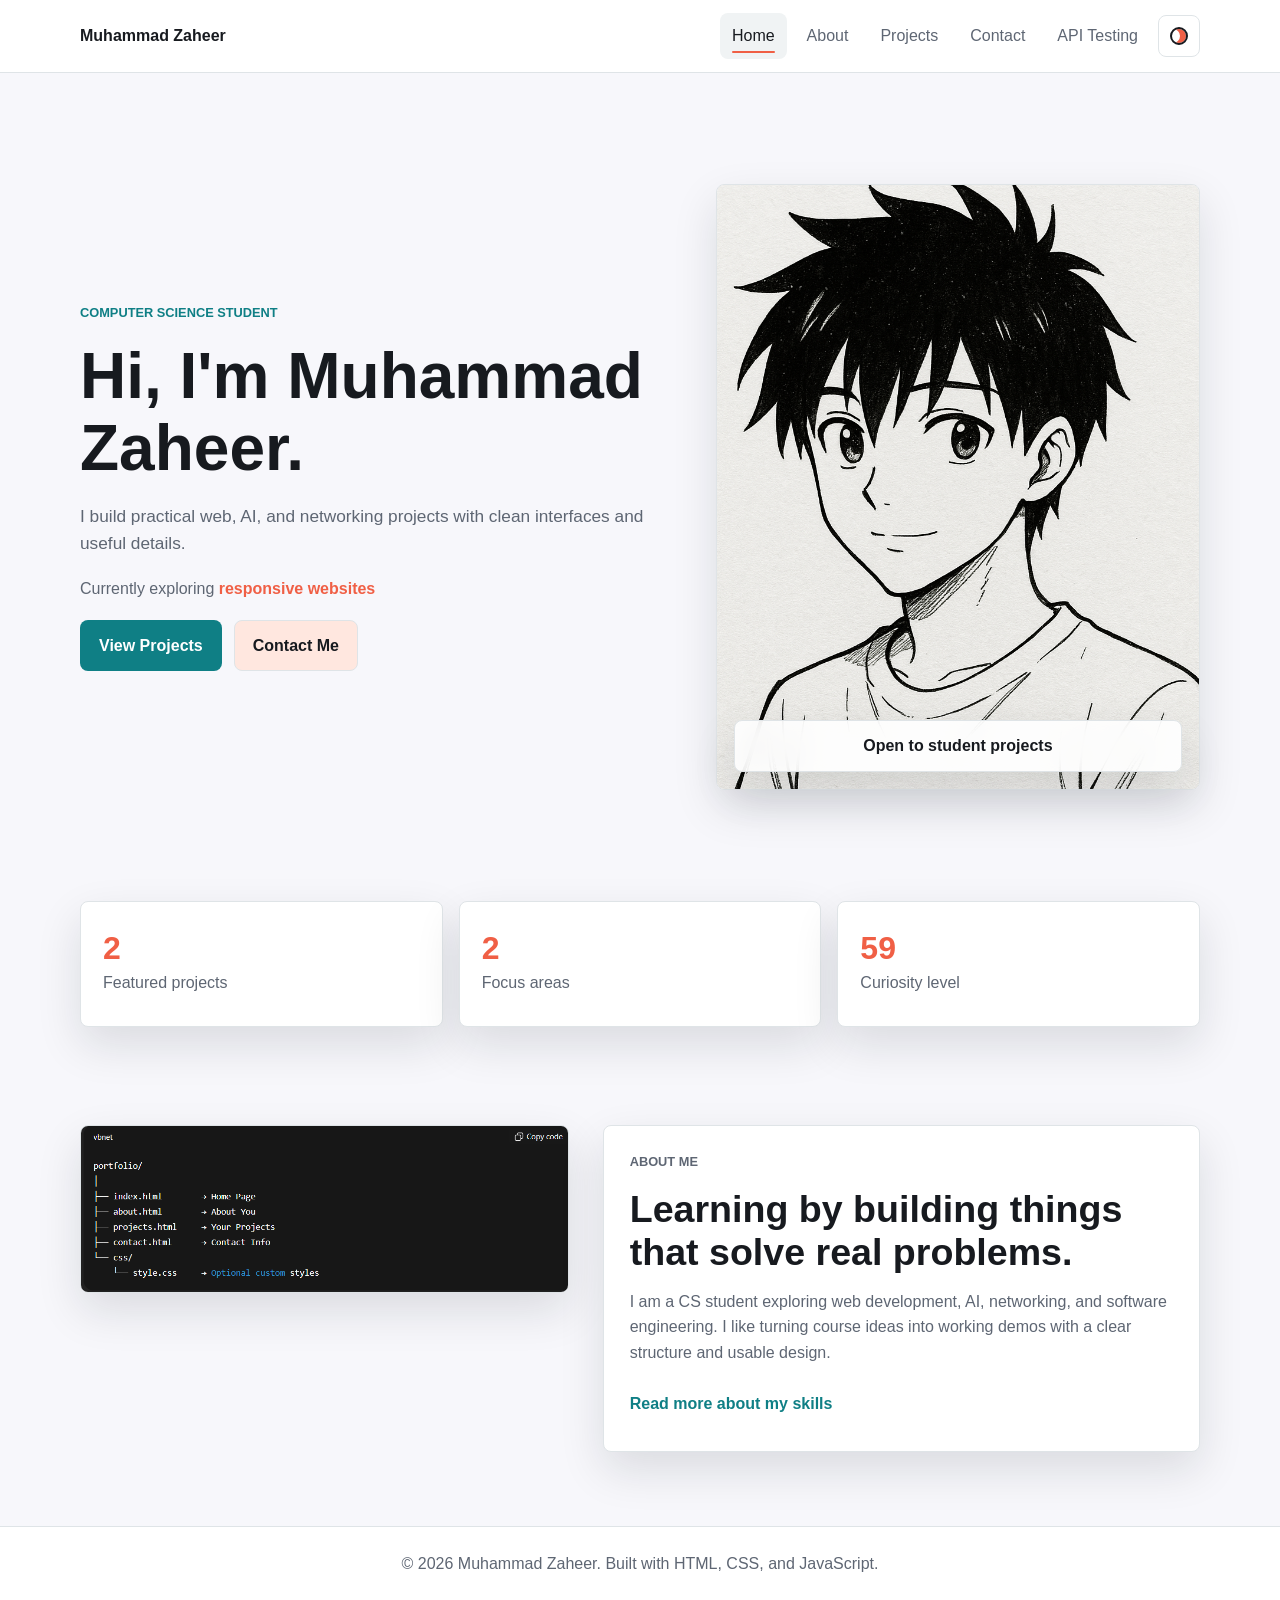
<file: index.html>
<!DOCTYPE html>
<html lang="en">
<head>
    <meta charset="UTF-8">
    <meta name="viewport" content="width=device-width, initial-scale=1.0">
    <meta name="description" content="Muhammad Zaheer portfolio featuring web, AI, and networking projects.">
    <title>Muhammad Zaheer | Portfolio</title>
    <link rel="stylesheet" href="css/style.css">
    <script src="js/script.js" defer></script>
</head>
<body data-page="home">
<a class="skip-link" href="#main">Skip to content</a>

<header class="site-header">
    <nav class="navbar" aria-label="Main navigation">
        <a class="brand" href="index.html">Muhammad Zaheer</a>

        <button class="nav-toggle" type="button" aria-label="Open navigation menu" aria-expanded="false" aria-controls="primary-navigation">
            <span></span>
            <span></span>
            <span></span>
        </button>

        <div class="nav-panel" id="primary-navigation">
            <a class="nav-link" href="index.html">Home</a>
            <a class="nav-link" href="about.html">About</a>
            <a class="nav-link" href="projects.html">Projects</a>
            <a class="nav-link" href="contact.html">Contact</a>
            <a class="nav-link" href="api-testing.html">API Testing</a>
            <button class="theme-toggle" type="button" aria-label="Switch color theme" data-theme-toggle>
                <span class="theme-icon" aria-hidden="true"></span>
            </button>
        </div>
    </nav>
</header>

<main id="main">
    <section class="hero">
        <div class="hero-copy" data-reveal>
            <p class="eyebrow">Computer Science Student</p>
            <h1>Hi, I'm Muhammad Zaheer.</h1>
            <p class="hero-subtitle">I build practical web, AI, and networking projects with clean interfaces and useful details.</p>
            <p class="role-line">Currently exploring <span class="typed-role" data-roles="responsive websites|AI prototypes|network systems|polished user interfaces">responsive websites</span></p>
            <div class="hero-actions">
                <a class="btn primary" href="projects.html">View Projects</a>
                <a class="btn secondary" href="contact.html">Contact Me</a>
            </div>
        </div>

        <div class="hero-media" data-reveal>
            <img src="Images/Me.png" alt="Portrait of Muhammad Zaheer">
            <div class="status-chip">Open to student projects</div>
        </div>
    </section>

    <section class="stats-strip container" aria-label="Portfolio highlights">
        <article class="stat" data-reveal>
            <strong data-count-to="3">0</strong>
            <span>Featured projects</span>
        </article>
        <article class="stat" data-reveal>
            <strong data-count-to="4">0</strong>
            <span>Focus areas</span>
        </article>
        <article class="stat" data-reveal>
            <strong data-count-to="100">0</strong>
            <span>Curiosity level</span>
        </article>
    </section>

    <section class="section">
        <div class="container feature-layout">
            <div class="feature-image" data-reveal>
                <img src="Images/Screenshot 2025-11-03 114019.png" alt="Portfolio project preview screenshot" loading="lazy">
            </div>
            <div class="feature-copy" data-reveal>
                <p class="eyebrow">About Me</p>
                <h2>Learning by building things that solve real problems.</h2>
                <p>I am a CS student exploring web development, AI, networking, and software engineering. I like turning course ideas into working demos with a clear structure and usable design.</p>
                <a class="text-link" href="about.html">Read more about my skills</a>
            </div>
        </div>
    </section>
</main>

<footer class="site-footer">
    <p>&copy; 2026 Muhammad Zaheer. Built with HTML, CSS, and JavaScript.</p>
</footer>
</body>
</html>
</file>
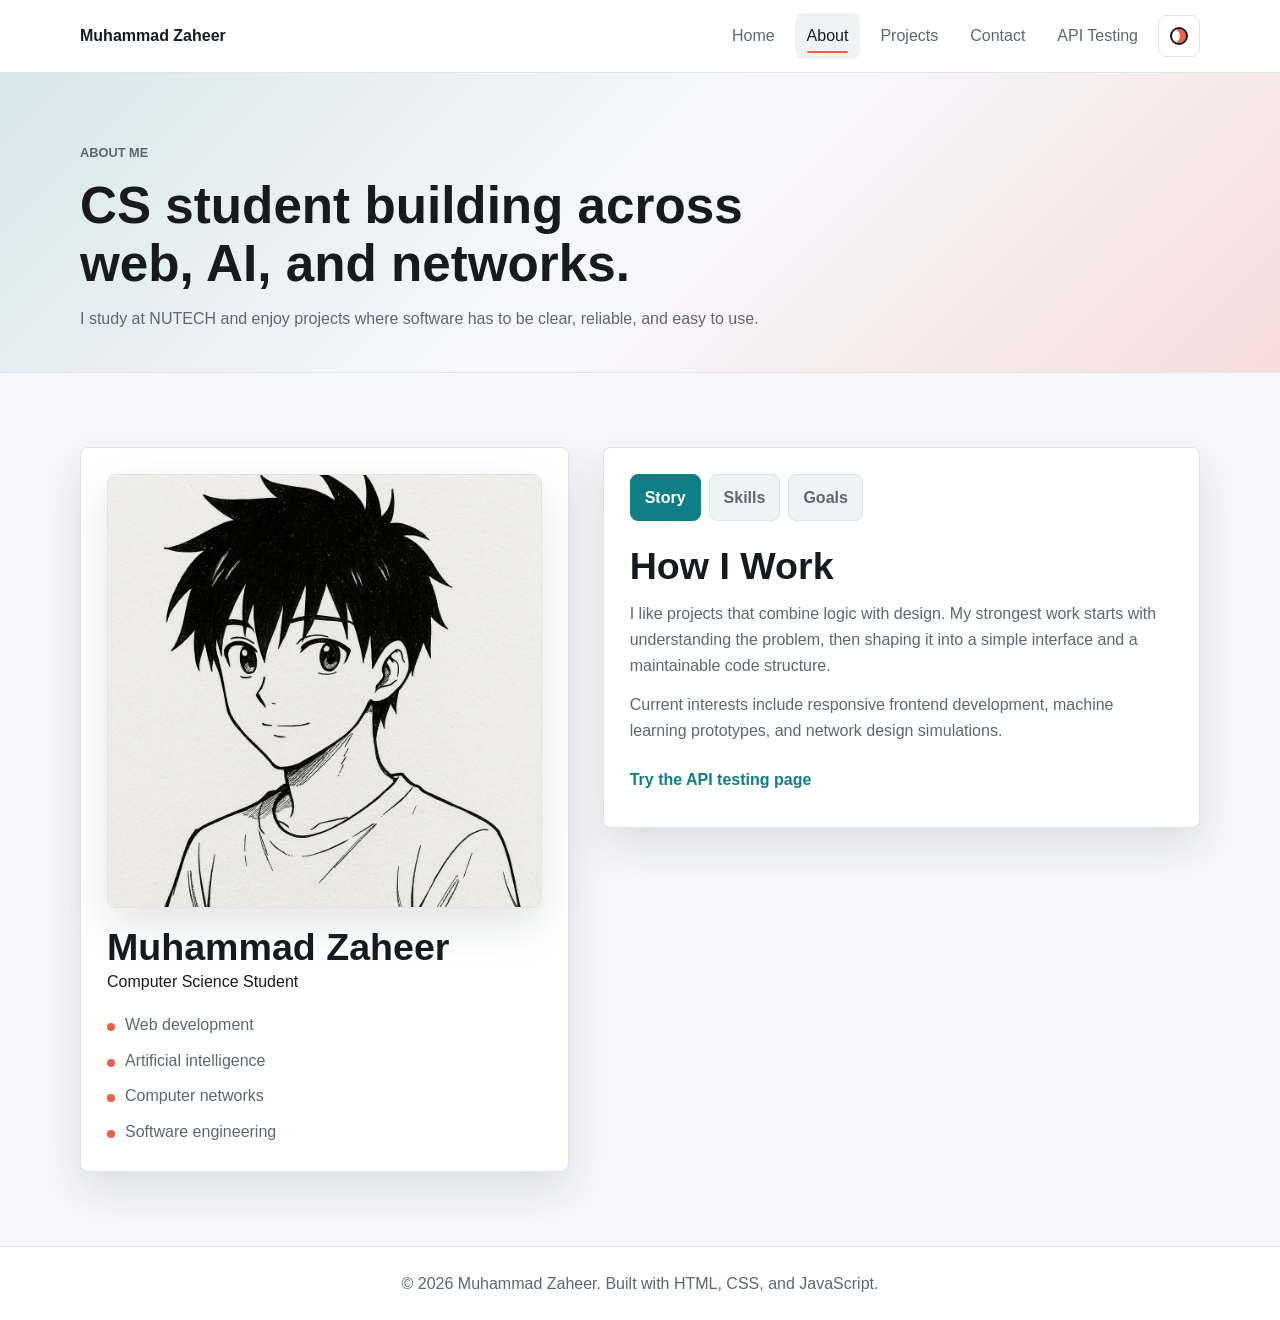
<file: about.html>
<!DOCTYPE html>
<html lang="en">
<head>
    <meta charset="UTF-8">
    <meta name="viewport" content="width=device-width, initial-scale=1.0">
    <meta name="description" content="About Muhammad Zaheer, a computer science student focused on web development, AI, and networking.">
    <title>About | Muhammad Zaheer</title>
    <link rel="stylesheet" href="css/style.css">
    <script src="js/api.js" defer></script>
    <script src="js/script.js" defer></script>
</head>
<body data-page="about">
<a class="skip-link" href="#main">Skip to content</a>

<header class="site-header">
    <nav class="navbar" aria-label="Main navigation">
        <a class="brand" href="index.html">Muhammad Zaheer</a>

        <button class="nav-toggle" type="button" aria-label="Open navigation menu" aria-expanded="false" aria-controls="primary-navigation">
            <span></span>
            <span></span>
            <span></span>
        </button>

        <div class="nav-panel" id="primary-navigation">
            <a class="nav-link" href="index.html">Home</a>
            <a class="nav-link" href="about.html">About</a>
            <a class="nav-link" href="projects.html">Projects</a>
            <a class="nav-link" href="contact.html">Contact</a>
            <a class="nav-link" href="api-testing.html">API Testing</a>
            <button class="theme-toggle" type="button" aria-label="Switch color theme" data-theme-toggle>
                <span class="theme-icon" aria-hidden="true"></span>
            </button>
        </div>
    </nav>
</header>

<main id="main">
    <section class="page-hero">
        <div class="container" data-reveal>
            <p class="eyebrow">About Me</p>
            <h1>CS student building across web, AI, and networks.</h1>
            <p>I study at NUTECH and enjoy projects where software has to be clear, reliable, and easy to use.</p>
        </div>
    </section>

    <section class="section">
        <div class="container about-layout">
            <aside class="profile-panel" data-reveal>
                <img src="Images/Me.png" alt="Portrait of Muhammad Zaheer" loading="lazy">
                <div>
                    <h2>Muhammad Zaheer</h2>
                    <p>Computer Science Student</p>
                </div>
                <ul class="quick-list" aria-label="Profile highlights">
                    <li>Web development</li>
                    <li>Artificial intelligence</li>
                    <li>Computer networks</li>
                    <li>Software engineering</li>
                </ul>
            </aside>

            <div class="detail-panel" data-reveal>
                <div class="tabs" role="tablist" aria-label="About details" data-tabs>
                    <button class="tab-button is-active" type="button" role="tab" aria-selected="true" aria-controls="story-panel" id="story-tab" data-tab="story-panel">Story</button>
                    <button class="tab-button" type="button" role="tab" aria-selected="false" aria-controls="skills-panel" id="skills-tab" data-tab="skills-panel">Skills</button>
                    <button class="tab-button" type="button" role="tab" aria-selected="false" aria-controls="goals-panel" id="goals-tab" data-tab="goals-panel">Goals</button>
                </div>

                <div class="tab-panel" id="story-panel" role="tabpanel" aria-labelledby="story-tab">
                    <h2>How I Work</h2>
                    <p>I like projects that combine logic with design. My strongest work starts with understanding the problem, then shaping it into a simple interface and a maintainable code structure.</p>
                    <p>Current interests include responsive frontend development, machine learning prototypes, and network design simulations.</p>
                    <a class="text-link" href="api-testing.html">Try the API testing page</a>
                </div>

                <div class="tab-panel" id="skills-panel" role="tabpanel" aria-labelledby="skills-tab" hidden>
                    <h2>Core Skills</h2>
                    <div class="skill-meter">
                        <span>HTML, CSS, JavaScript</span>
                        <div class="meter"><span style="--value: 88%"></span></div>
                    </div>
                    <div class="skill-meter">
                        <span>AI and ML Concepts</span>
                        <div class="meter"><span style="--value: 76%"></span></div>
                    </div>
                    <div class="skill-meter">
                        <span>Networking Fundamentals</span>
                        <div class="meter"><span style="--value: 80%"></span></div>
                    </div>
                    <div class="skill-meter">
                        <span>Software Engineering</span>
                        <div class="meter"><span style="--value: 74%"></span></div>
                    </div>
                </div>

                <div class="tab-panel" id="goals-panel" role="tabpanel" aria-labelledby="goals-tab" hidden>
                    <h2>What I Am Improving</h2>
                    <p>I am focusing on cleaner UI patterns, better JavaScript structure, practical AI systems, and projects that are easy to explain, test, and improve.</p>
                    <a class="btn primary" href="projects.html">See Project Work</a>
                </div>
            </div>
        </div>
    </section>
</main>

<footer class="site-footer">
    <p>&copy; 2026 Muhammad Zaheer. Built with HTML, CSS, and JavaScript.</p>
</footer>
</body>
</html>
</file>
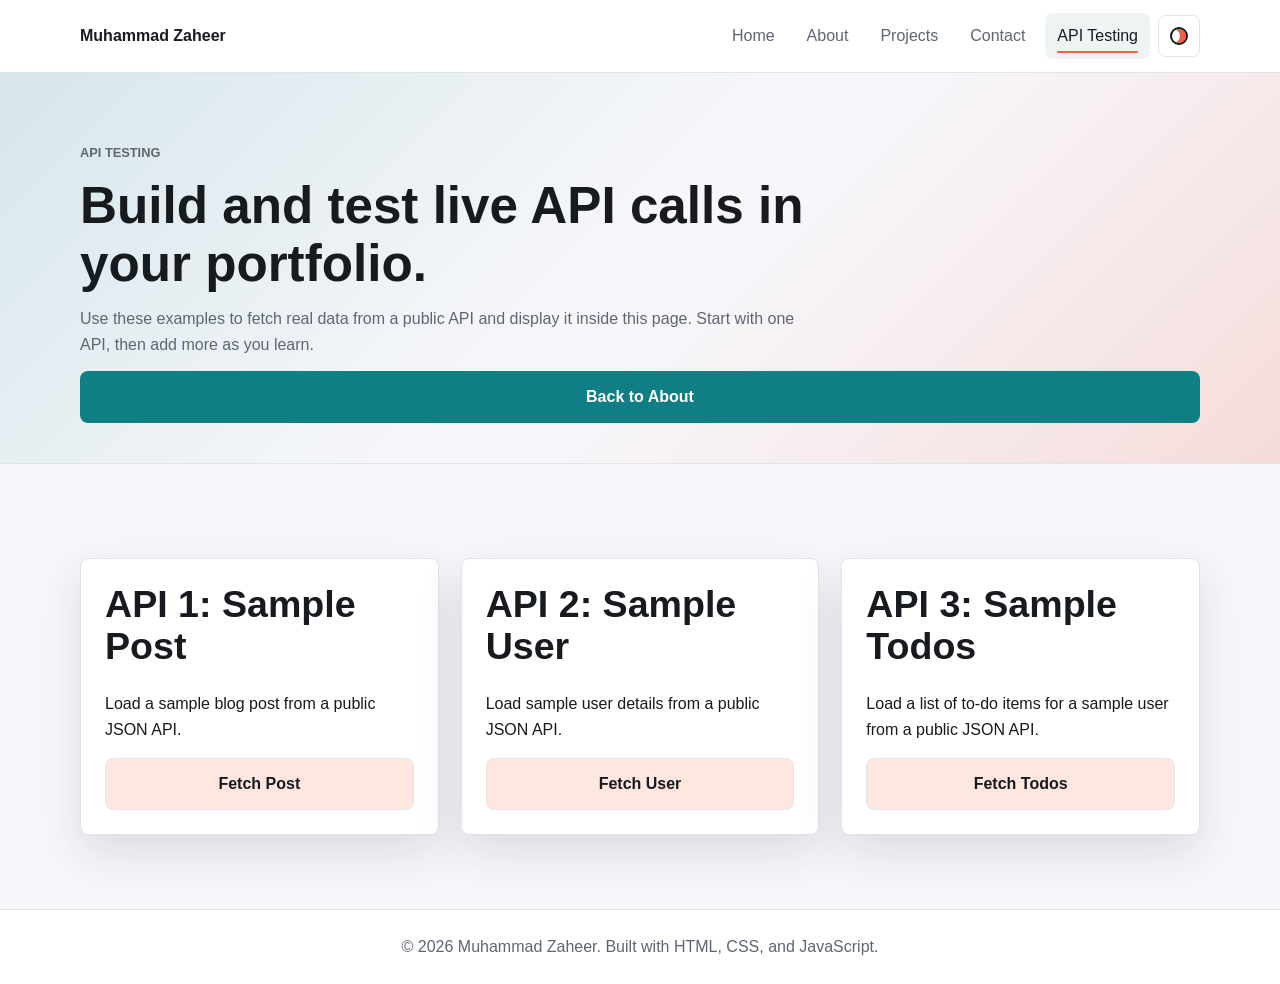
<file: api-testing.html>
<!DOCTYPE html>
<html lang="en">
<head>
    <meta charset="UTF-8">
    <meta name="viewport" content="width=device-width, initial-scale=1.0">
    <meta name="description" content="API testing page for Muhammad Zaheer portfolio with live example API calls.">
    <title>API Testing | Muhammad Zaheer</title>
    <link rel="stylesheet" href="css/style.css">
    <script src="js/api.js" defer></script>
    <script src="js/script.js" defer></script>
</head>
<body data-page="api-testing">
<a class="skip-link" href="#main">Skip to content</a>

<header class="site-header">
    <nav class="navbar" aria-label="Main navigation">
        <a class="brand" href="index.html">Muhammad Zaheer</a>

        <button class="nav-toggle" type="button" aria-label="Open navigation menu" aria-expanded="false" aria-controls="primary-navigation">
            <span></span>
            <span></span>
            <span></span>
        </button>

        <div class="nav-panel" id="primary-navigation">
            <a class="nav-link" href="index.html">Home</a>
            <a class="nav-link" href="about.html">About</a>
            <a class="nav-link" href="projects.html">Projects</a>
            <a class="nav-link" href="contact.html">Contact</a>
            <a class="nav-link" href="api-testing.html">API Testing</a>
            <button class="theme-toggle" type="button" aria-label="Switch color theme" data-theme-toggle>
                <span class="theme-icon" aria-hidden="true"></span>
            </button>
        </div>
    </nav>
</header>

<main id="main">
    <section class="page-hero">
        <div class="container" data-reveal>
            <p class="eyebrow">API Testing</p>
            <h1>Build and test live API calls in your portfolio.</h1>
            <p>Use these examples to fetch real data from a public API and display it inside this page. Start with one API, then add more as you learn.</p>
            <a class="btn primary" href="about.html">Back to About</a>
        </div>
    </section>

    <section class="section">
        <div class="container">
            <div class="api-grid" data-reveal>
                <article class="api-card">
                    <h2>API 1: Sample Post</h2>
                    <p>Load a sample blog post from a public JSON API.</p>
                    <button class="btn secondary" type="button" data-api-btn="post">Fetch Post</button>
                    <pre class="api-output" data-api-output="post" hidden aria-live="polite"></pre>
                </article>

                <article class="api-card">
                    <h2>API 2: Sample User</h2>
                    <p>Load sample user details from a public JSON API.</p>
                    <button class="btn secondary" type="button" data-api-btn="user">Fetch User</button>
                    <pre class="api-output" data-api-output="user" hidden aria-live="polite"></pre>
                </article>

                <article class="api-card">
                    <h2>API 3: Sample Todos</h2>
                    <p>Load a list of to-do items for a sample user from a public JSON API.</p>
                    <button class="btn secondary" type="button" data-api-btn="todos">Fetch Todos</button>
                    <pre class="api-output" data-api-output="todos" hidden aria-live="polite"></pre>
                </article>
            </div>
        </div>
    </section>
</main>

<footer class="site-footer">
    <p>&copy; 2026 Muhammad Zaheer. Built with HTML, CSS, and JavaScript.</p>
</footer>
</body>
</html>
</file>
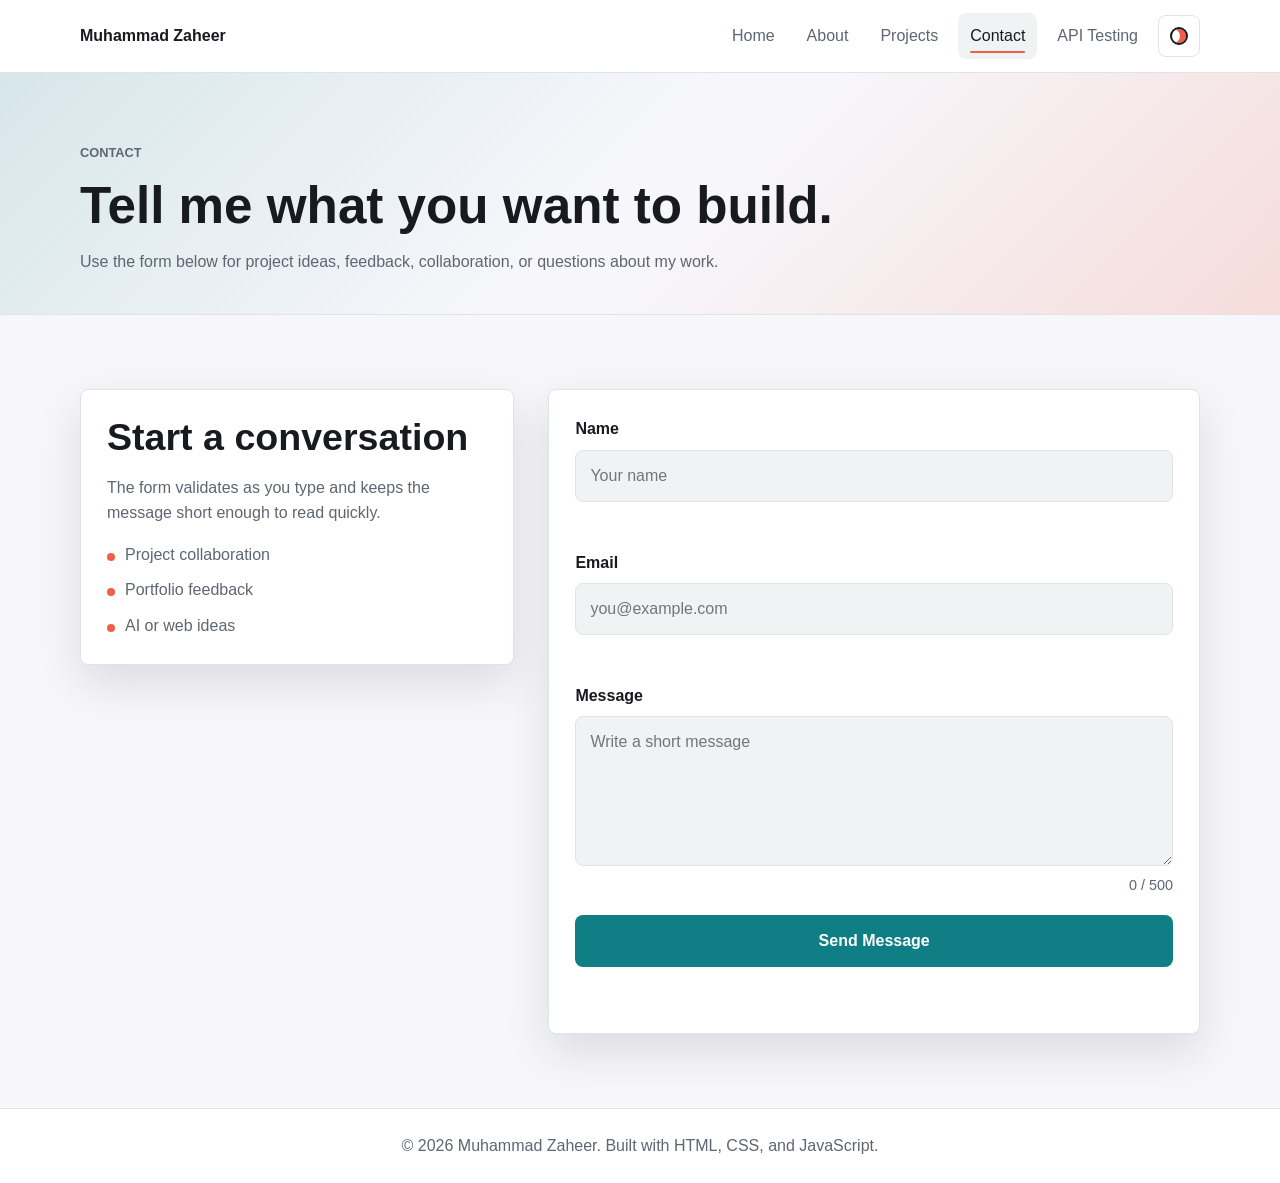
<file: contact.html>
<!DOCTYPE html>
<html lang="en">
<head>
    <meta charset="UTF-8">
    <meta name="viewport" content="width=device-width, initial-scale=1.0">
    <meta name="description" content="Contact Muhammad Zaheer about portfolio, web development, AI, networking, or student projects.">
    <title>Contact | Muhammad Zaheer</title>
    <link rel="stylesheet" href="css/style.css">
    <script src="js/script.js" defer></script>
</head>
<body data-page="contact">
<a class="skip-link" href="#main">Skip to content</a>

<header class="site-header">
    <nav class="navbar" aria-label="Main navigation">
        <a class="brand" href="index.html">Muhammad Zaheer</a>

        <button class="nav-toggle" type="button" aria-label="Open navigation menu" aria-expanded="false" aria-controls="primary-navigation">
            <span></span>
            <span></span>
            <span></span>
        </button>

        <div class="nav-panel" id="primary-navigation">
            <a class="nav-link" href="index.html">Home</a>
            <a class="nav-link" href="about.html">About</a>
            <a class="nav-link" href="projects.html">Projects</a>
            <a class="nav-link" href="contact.html">Contact</a>
            <a class="nav-link" href="api-testing.html">API Testing</a>
            <button class="theme-toggle" type="button" aria-label="Switch color theme" data-theme-toggle>
                <span class="theme-icon" aria-hidden="true"></span>
            </button>
        </div>
    </nav>
</header>

<main id="main">
    <section class="page-hero">
        <div class="container" data-reveal>
            <p class="eyebrow">Contact</p>
            <h1>Tell me what you want to build.</h1>
            <p>Use the form below for project ideas, feedback, collaboration, or questions about my work.</p>
        </div>
    </section>

    <section class="section">
        <div class="container contact-layout">
            <div class="contact-intro" data-reveal>
                <h2>Start a conversation</h2>
                <p>The form validates as you type and keeps the message short enough to read quickly.</p>
                <ul class="quick-list">
                    <li>Project collaboration</li>
                    <li>Portfolio feedback</li>
                    <li>AI or web ideas</li>
                </ul>
            </div>

            <form class="contact-form" action="https://formspree.io/f/xjgladgk" method="POST" novalidate data-contact-form data-reveal>
                <div class="field">
                    <label for="name">Name</label>
                    <input id="name" type="text" name="name" placeholder="Your name" autocomplete="name" required>
                    <p class="field-error" data-error-for="name"></p>
                </div>

                <div class="field">
                    <label for="email">Email</label>
                    <input id="email" type="email" name="email" placeholder="you@example.com" autocomplete="email" required>
                    <p class="field-error" data-error-for="email"></p>
                </div>

                <div class="field">
                    <label for="message">Message</label>
                    <textarea id="message" name="message" placeholder="Write a short message" maxlength="500" required data-count-input></textarea>
                    <div class="form-meta">
                        <p class="field-error" data-error-for="message"></p>
                        <span class="char-count" data-char-count>0 / 500</span>
                    </div>
                </div>

                <button class="btn primary" type="submit">Send Message</button>
                <p class="form-status" role="status" aria-live="polite"></p>
            </form>
        </div>
    </section>
</main>

<footer class="site-footer">
    <p>&copy; 2026 Muhammad Zaheer. Built with HTML, CSS, and JavaScript.</p>
</footer>
</body>
</html>
</file>
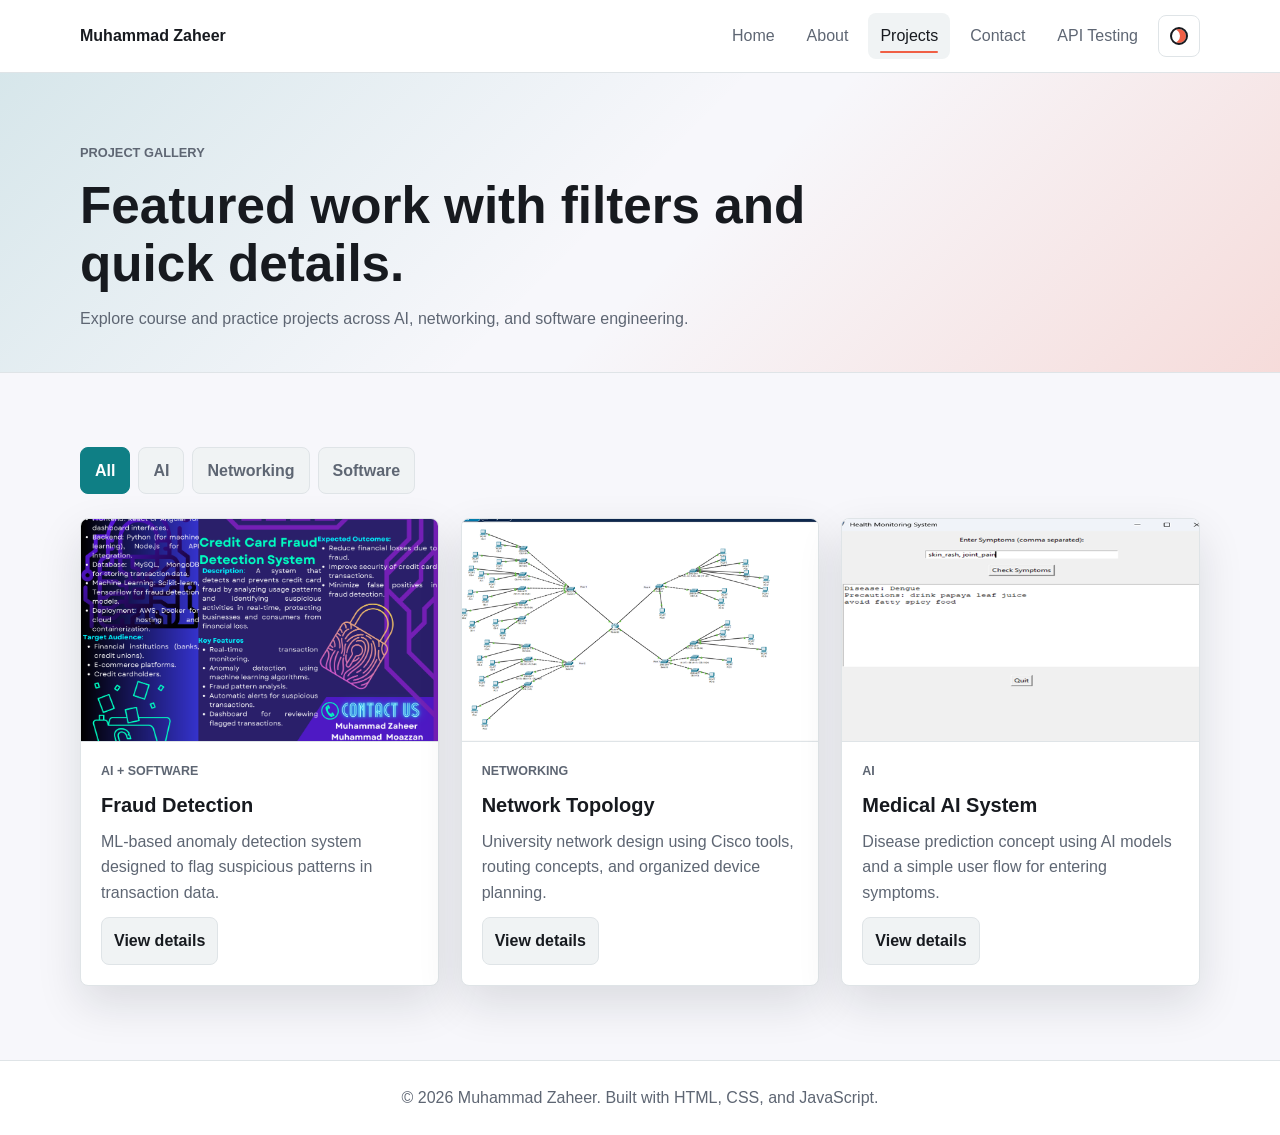
<file: projects.html>
<!DOCTYPE html>
<html lang="en">
<head>
    <meta charset="UTF-8">
    <meta name="viewport" content="width=device-width, initial-scale=1.0">
    <meta name="description" content="Featured web, AI, networking, and software engineering projects by Muhammad Zaheer.">
    <title>Projects | Muhammad Zaheer</title>
    <link rel="stylesheet" href="css/style.css">
    <script src="js/script.js" defer></script>
</head>
<body data-page="projects">
<a class="skip-link" href="#main">Skip to content</a>

<header class="site-header">
    <nav class="navbar" aria-label="Main navigation">
        <a class="brand" href="index.html">Muhammad Zaheer</a>

        <button class="nav-toggle" type="button" aria-label="Open navigation menu" aria-expanded="false" aria-controls="primary-navigation">
            <span></span>
            <span></span>
            <span></span>
        </button>

        <div class="nav-panel" id="primary-navigation">
            <a class="nav-link" href="index.html">Home</a>
            <a class="nav-link" href="about.html">About</a>
            <a class="nav-link" href="projects.html">Projects</a>
            <a class="nav-link" href="contact.html">Contact</a>
            <a class="nav-link" href="api-testing.html">API Testing</a>
            <button class="theme-toggle" type="button" aria-label="Switch color theme" data-theme-toggle>
                <span class="theme-icon" aria-hidden="true"></span>
            </button>
        </div>
    </nav>
</header>

<main id="main">
    <section class="page-hero">
        <div class="container" data-reveal>
            <p class="eyebrow">Project Gallery</p>
            <h1>Featured work with filters and quick details.</h1>
            <p>Explore course and practice projects across AI, networking, and software engineering.</p>
        </div>
    </section>

    <section class="section">
        <div class="container">
            <div class="filter-bar" aria-label="Filter projects">
                <button class="filter-button is-active" type="button" data-filter="all" aria-pressed="true">All</button>
                <button class="filter-button" type="button" data-filter="ai" aria-pressed="false">AI</button>
                <button class="filter-button" type="button" data-filter="networking" aria-pressed="false">Networking</button>
                <button class="filter-button" type="button" data-filter="software" aria-pressed="false">Software</button>
            </div>

            <div class="project-grid" data-project-grid>
                <article class="project-card" data-category="ai software" data-reveal>
                    <img src="Images/SE.png" alt="Fraud detection project preview" loading="lazy">
                    <div class="project-body">
                        <p class="project-tag">AI + Software</p>
                        <h2>Fraud Detection</h2>
                        <p>ML-based anomaly detection system designed to flag suspicious patterns in transaction data.</p>
                        <button class="card-toggle" type="button" aria-expanded="false">View details</button>
                        <div class="card-details" hidden>
                            <p>Focus areas: data preprocessing, model evaluation, and clear reporting of risky cases.</p>
                        </div>
                    </div>
                </article>

                <article class="project-card" data-category="networking software" data-reveal>
                    <img src="Images/CN.png" alt="Network topology project preview" loading="lazy">
                    <div class="project-body">
                        <p class="project-tag">Networking</p>
                        <h2>Network Topology</h2>
                        <p>University network design using Cisco tools, routing concepts, and organized device planning.</p>
                        <button class="card-toggle" type="button" aria-expanded="false">View details</button>
                        <div class="card-details" hidden>
                            <p>Focus areas: subnet planning, topology layout, connectivity testing, and documentation.</p>
                        </div>
                    </div>
                </article>

                <article class="project-card" data-category="ai" data-reveal>
                    <img src="Images/AI.png" alt="Medical AI system project preview" loading="lazy">
                    <div class="project-body">
                        <p class="project-tag">AI</p>
                        <h2>Medical AI System</h2>
                        <p>Disease prediction concept using AI models and a simple user flow for entering symptoms.</p>
                        <button class="card-toggle" type="button" aria-expanded="false">View details</button>
                        <div class="card-details" hidden>
                            <p>Focus areas: responsible prediction flow, readable output, and room for model improvement.</p>
                        </div>
                    </div>
                </article>
            </div>
        </div>
    </section>
</main>

<footer class="site-footer">
    <p>&copy; 2026 Muhammad Zaheer. Built with HTML, CSS, and JavaScript.</p>
</footer>
</body>
</html>
</file>
<file: css/style.css>
:root {
    --bg: #f7f7fb;
    --surface: #ffffff;
    --surface-strong: #f0f3f4;
    --text: #171a1f;
    --muted: #5e6673;
    --primary: #0f7f85;
    --primary-strong: #095d63;
    --accent: #f05f45;
    --accent-soft: #ffe7df;
    --border: #dfe4e7;
    --shadow: 0 18px 45px rgba(16, 24, 32, 0.12);
    --radius: 8px;
}

:root[data-theme="dark"] {
    --bg: #111315;
    --surface: #1a1f23;
    --surface-strong: #232a2f;
    --text: #f2f5f7;
    --muted: #b5bec7;
    --primary: #35b9bc;
    --primary-strong: #7fd8d8;
    --accent: #ff8a6f;
    --accent-soft: #3a2725;
    --border: #303941;
    --shadow: 0 18px 45px rgba(0, 0, 0, 0.35);
}

* {
    box-sizing: border-box;
    margin: 0;
    padding: 0;
}

html {
    scroll-behavior: smooth;
}

body {
    min-height: 100vh;
    background: var(--bg);
    color: var(--text);
    font-family: Arial, Helvetica, sans-serif;
    line-height: 1.6;
}

body.nav-open {
    overflow: hidden;
}

img {
    display: block;
    max-width: 100%;
    width: 100%;
}

a {
    color: inherit;
}

button,
input,
textarea {
    font: inherit;
}

button {
    cursor: pointer;
}

[hidden] {
    display: none !important;
}

.skip-link {
    position: fixed;
    left: 16px;
    top: -60px;
    z-index: 100;
    background: var(--accent);
    color: #ffffff;
    padding: 10px 14px;
    border-radius: var(--radius);
    text-decoration: none;
    transition: top 0.2s ease;
}

.skip-link:focus {
    top: 16px;
}

.site-header {
    position: sticky;
    top: 0;
    z-index: 50;
    background: color-mix(in srgb, var(--surface) 92%, transparent);
    border-bottom: 1px solid var(--border);
    backdrop-filter: blur(16px);
}

.navbar {
    width: min(1120px, calc(100% - 32px));
    min-height: 72px;
    margin: 0 auto;
    display: flex;
    align-items: center;
    justify-content: space-between;
    gap: 18px;
}

.brand {
    color: var(--text);
    font-weight: 800;
    text-decoration: none;
}

.nav-panel {
    display: flex;
    align-items: center;
    gap: 8px;
}

.nav-link {
    position: relative;
    color: var(--muted);
    text-decoration: none;
    padding: 10px 12px;
    border-radius: var(--radius);
    transition: color 0.2s ease, background 0.2s ease;
}

.nav-link:hover,
.nav-link.is-active {
    color: var(--text);
    background: var(--surface-strong);
}

.nav-link.is-active::after {
    content: "";
    position: absolute;
    left: 12px;
    right: 12px;
    bottom: 6px;
    height: 2px;
    background: var(--accent);
    border-radius: 999px;
}

.nav-toggle,
.theme-toggle {
    display: grid;
    place-items: center;
    width: 42px;
    height: 42px;
    border: 1px solid var(--border);
    border-radius: var(--radius);
    background: var(--surface);
    color: var(--text);
}

.nav-toggle {
    display: none;
    gap: 4px;
}

.nav-toggle span {
    width: 18px;
    height: 2px;
    background: currentColor;
    border-radius: 999px;
    transition: transform 0.2s ease, opacity 0.2s ease;
}

.nav-toggle[aria-expanded="true"] span:nth-child(1) {
    transform: translateY(6px) rotate(45deg);
}

.nav-toggle[aria-expanded="true"] span:nth-child(2) {
    opacity: 0;
}

.nav-toggle[aria-expanded="true"] span:nth-child(3) {
    transform: translateY(-6px) rotate(-45deg);
}

.theme-icon {
    width: 18px;
    height: 18px;
    border: 2px solid currentColor;
    border-radius: 50%;
    box-shadow: inset -6px 0 0 var(--accent);
}

.container {
    width: min(1120px, calc(100% - 32px));
    margin: 0 auto;
}

.section {
    padding: 74px 0;
}

.hero {
    width: min(1120px, calc(100% - 32px));
    min-height: calc(100vh - 72px);
    margin: 0 auto;
    display: grid;
    grid-template-columns: minmax(0, 1.1fr) minmax(280px, 0.9fr);
    align-items: center;
    gap: 44px;
    padding: 44px 0;
}

.hero-copy {
    display: grid;
    gap: 18px;
}

.eyebrow {
    color: var(--primary);
    font-size: 0.8rem;
    font-weight: 800;
    letter-spacing: 0;
    text-transform: uppercase;
}

h1,
h2,
h3 {
    line-height: 1.12;
}

h1 {
    max-width: 760px;
    font-size: clamp(2.35rem, 5vw, 4.8rem);
}

h2 {
    font-size: clamp(1.55rem, 3vw, 2.35rem);
}

.hero-subtitle,
.page-hero p,
.feature-copy p,
.contact-intro p,
.tab-panel p,
.project-card p {
    color: var(--muted);
}

.hero-subtitle {
    max-width: 620px;
    font-size: 1.08rem;
}

.role-line {
    color: var(--muted);
}

.typed-role {
    color: var(--accent);
    font-weight: 800;
}

.hero-actions {
    display: flex;
    flex-wrap: wrap;
    gap: 12px;
}

.btn,
.text-link,
.card-toggle,
.filter-button {
    min-height: 44px;
    display: inline-flex;
    align-items: center;
    justify-content: center;
    border-radius: var(--radius);
    text-decoration: none;
    transition: transform 0.2s ease, background 0.2s ease, border-color 0.2s ease;
}

.btn {
    border: 1px solid transparent;
    padding: 12px 18px;
    font-weight: 800;
}

.btn:hover,
.card-toggle:hover,
.filter-button:hover {
    transform: translateY(-2px);
}

.btn.primary {
    background: var(--primary);
    color: #ffffff;
}

.btn.primary:hover {
    background: var(--primary-strong);
}

.btn.secondary {
    background: var(--accent-soft);
    color: var(--text);
    border-color: var(--border);
}

.text-link {
    width: fit-content;
    color: var(--primary);
    font-weight: 800;
}

.hero-media {
    position: relative;
}

.hero-media img,
.feature-image img,
.profile-panel img,
.project-card img {
    border-radius: var(--radius);
    border: 1px solid var(--border);
    box-shadow: var(--shadow);
}

.hero-media img {
    aspect-ratio: 4 / 5;
    object-fit: cover;
}

.status-chip {
    position: absolute;
    left: 18px;
    right: 18px;
    bottom: 18px;
    background: color-mix(in srgb, var(--surface) 90%, transparent);
    border: 1px solid var(--border);
    border-radius: var(--radius);
    box-shadow: var(--shadow);
    padding: 12px 14px;
    color: var(--text);
    font-weight: 800;
    text-align: center;
    backdrop-filter: blur(12px);
}

.stats-strip {
    display: grid;
    grid-template-columns: repeat(3, minmax(0, 1fr));
    gap: 16px;
    padding-bottom: 24px;
}

.stat {
    min-height: 126px;
    display: grid;
    align-content: center;
    gap: 6px;
    background: var(--surface);
    border: 1px solid var(--border);
    border-radius: var(--radius);
    padding: 22px;
    box-shadow: var(--shadow);
}

.stat strong {
    color: var(--accent);
    font-size: 2rem;
    line-height: 1;
}

.stat span {
    color: var(--muted);
}

.feature-layout,
.about-layout,
.contact-layout {
    display: grid;
    grid-template-columns: minmax(0, 0.9fr) minmax(0, 1.1fr);
    gap: 34px;
    align-items: start;
}

.feature-copy,
.detail-panel,
.contact-intro,
.contact-form,
.profile-panel {
    background: var(--surface);
    border: 1px solid var(--border);
    border-radius: var(--radius);
    box-shadow: var(--shadow);
    padding: 26px;
}

.feature-copy {
    display: grid;
    gap: 16px;
}

.page-hero {
    padding: 70px 0 40px;
    background:
        linear-gradient(135deg, color-mix(in srgb, var(--primary) 14%, transparent), transparent 48%),
        linear-gradient(315deg, color-mix(in srgb, var(--accent) 18%, transparent), transparent 46%);
    border-bottom: 1px solid var(--border);
}

.page-hero .container {
    display: grid;
    gap: 14px;
}

.page-hero h1 {
    font-size: clamp(2rem, 4vw, 3.6rem);
}

.page-hero p {
    max-width: 720px;
}

.profile-panel {
    display: grid;
    gap: 18px;
}

.profile-panel img {
    aspect-ratio: 1 / 1;
    object-fit: cover;
}

.quick-list {
    display: grid;
    gap: 10px;
    list-style: none;
}

.quick-list li {
    position: relative;
    padding-left: 18px;
    color: var(--muted);
}

.quick-list li::before {
    content: "";
    position: absolute;
    left: 0;
    top: 0.68em;
    width: 8px;
    height: 8px;
    background: var(--accent);
    border-radius: 50%;
}

.detail-panel {
    display: grid;
    gap: 24px;
}

.tabs,
.filter-bar {
    display: flex;
    flex-wrap: wrap;
    gap: 8px;
}

.tab-button,
.filter-button {
    border: 1px solid var(--border);
    background: var(--surface-strong);
    color: var(--muted);
    padding: 10px 14px;
    border-radius: var(--radius);
    font-weight: 800;
}

.tab-button.is-active,
.filter-button.is-active {
    background: var(--primary);
    border-color: var(--primary);
    color: #ffffff;
}

.tab-panel {
    display: grid;
    gap: 14px;
}

.skill-meter {
    display: grid;
    gap: 8px;
}

.skill-meter span:first-child {
    font-weight: 800;
}

.meter {
    height: 10px;
    overflow: hidden;
    background: var(--surface-strong);
    border-radius: 999px;
}

.meter span {
    display: block;
    width: var(--value);
    height: 100%;
    background: linear-gradient(90deg, var(--primary), var(--accent));
    border-radius: inherit;
}

.filter-bar {
    margin-bottom: 24px;
}

.api-grid {
    display: grid;
    grid-template-columns: repeat(3, minmax(0, 1fr));
    gap: 22px;
    margin-top: 20px;
}

.api-card {
    display: grid;
    gap: 16px;
    min-height: 260px;
    padding: 24px;
    background: var(--surface);
    border: 1px solid var(--border);
    border-radius: var(--radius);
    box-shadow: var(--shadow);
}

.api-card h2 {
    margin-bottom: 8px;
}

.api-output {
    width: 100%;
    min-height: 180px;
    overflow: auto;
    padding: 18px;
    background: var(--surface-strong);
    border: 1px solid var(--border);
    border-radius: var(--radius);
    color: var(--text);
    font-size: 0.92rem;
    line-height: 1.5;
    white-space: pre-wrap;
}

.project-grid {
    display: grid;
    grid-template-columns: repeat(3, minmax(0, 1fr));
    gap: 22px;
}

.project-card {
    overflow: hidden;
    background: var(--surface);
    border: 1px solid var(--border);
    border-radius: var(--radius);
    box-shadow: var(--shadow);
}

.project-card[hidden] {
    display: none;
}

.project-card img {
    aspect-ratio: 16 / 10;
    object-fit: cover;
    border: 0;
    border-bottom: 1px solid var(--border);
    border-radius: 0;
    box-shadow: none;
}

.project-body {
    display: grid;
    gap: 12px;
    padding: 20px;
}

.project-body h2 {
    font-size: 1.25rem;
}

.project-tag {
    color: var(--accent);
    font-size: 0.78rem;
    font-weight: 800;
    text-transform: uppercase;
}

.card-toggle {
    width: fit-content;
    border: 1px solid var(--border);
    background: var(--surface-strong);
    color: var(--text);
    padding: 10px 12px;
    font-weight: 800;
}

.card-details {
    border-top: 1px solid var(--border);
    padding-top: 12px;
}

.contact-layout {
    grid-template-columns: minmax(260px, 0.8fr) minmax(0, 1.2fr);
}

.contact-intro {
    display: grid;
    gap: 16px;
}

.contact-form {
    display: grid;
    gap: 18px;
}

.field {
    display: grid;
    gap: 8px;
}

label {
    font-weight: 800;
}

input,
textarea {
    width: 100%;
    border: 1px solid var(--border);
    border-radius: var(--radius);
    background: var(--surface-strong);
    color: var(--text);
    padding: 12px 14px;
    outline: none;
    transition: border-color 0.2s ease, box-shadow 0.2s ease;
}

textarea {
    min-height: 150px;
    resize: vertical;
}

input:focus,
textarea:focus {
    border-color: var(--primary);
    box-shadow: 0 0 0 4px color-mix(in srgb, var(--primary) 16%, transparent);
}

input.is-invalid,
textarea.is-invalid {
    border-color: var(--accent);
}

.form-meta {
    display: flex;
    align-items: start;
    justify-content: space-between;
    gap: 12px;
}

.field-error,
.form-status,
.char-count {
    min-height: 22px;
    color: var(--muted);
    font-size: 0.9rem;
}

.field-error {
    color: var(--accent);
}

.site-footer {
    border-top: 1px solid var(--border);
    background: var(--surface);
    color: var(--muted);
    padding: 24px 16px;
    text-align: center;
}

.reveal-ready [data-reveal] {
    opacity: 0;
    transform: translateY(18px);
    transition: opacity 0.6s ease, transform 0.6s ease;
}

.reveal-ready [data-reveal].is-visible {
    opacity: 1;
    transform: none;
}

@media (max-width: 860px) {
    .nav-toggle {
        display: grid;
    }

    .nav-panel {
        position: fixed;
        inset: 72px 16px auto 16px;
        display: none;
        flex-direction: column;
        align-items: stretch;
        background: var(--surface);
        border: 1px solid var(--border);
        border-radius: var(--radius);
        box-shadow: var(--shadow);
        padding: 12px;
    }

    .nav-panel.is-open {
        display: flex;
    }

    .nav-link,
    .theme-toggle {
        width: 100%;
    }

    .hero,
    .feature-layout,
    .about-layout,
    .contact-layout,
    .api-grid {
        grid-template-columns: 1fr;
    }

    .hero {
        min-height: auto;
        padding: 48px 0;
    }

    .stats-strip,
    .project-grid {
        grid-template-columns: 1fr;
    }
}

@media (max-width: 520px) {
    .navbar,
    .container,
    .hero {
        width: min(100% - 24px, 1120px);
    }

    .section {
        padding: 54px 0;
    }

    .hero-actions,
    .form-meta {
        flex-direction: column;
        align-items: stretch;
    }

    .btn,
    .text-link,
    .card-toggle {
        width: 100%;
    }

    .feature-copy,
    .detail-panel,
    .contact-intro,
    .contact-form,
    .profile-panel {
        padding: 20px;
    }
}

@media (prefers-reduced-motion: reduce) {
    html {
        scroll-behavior: auto;
    }

    *,
    *::before,
    *::after {
        transition-duration: 0.001ms !important;
        animation-duration: 0.001ms !important;
        animation-iteration-count: 1 !important;
    }
}
</file>
